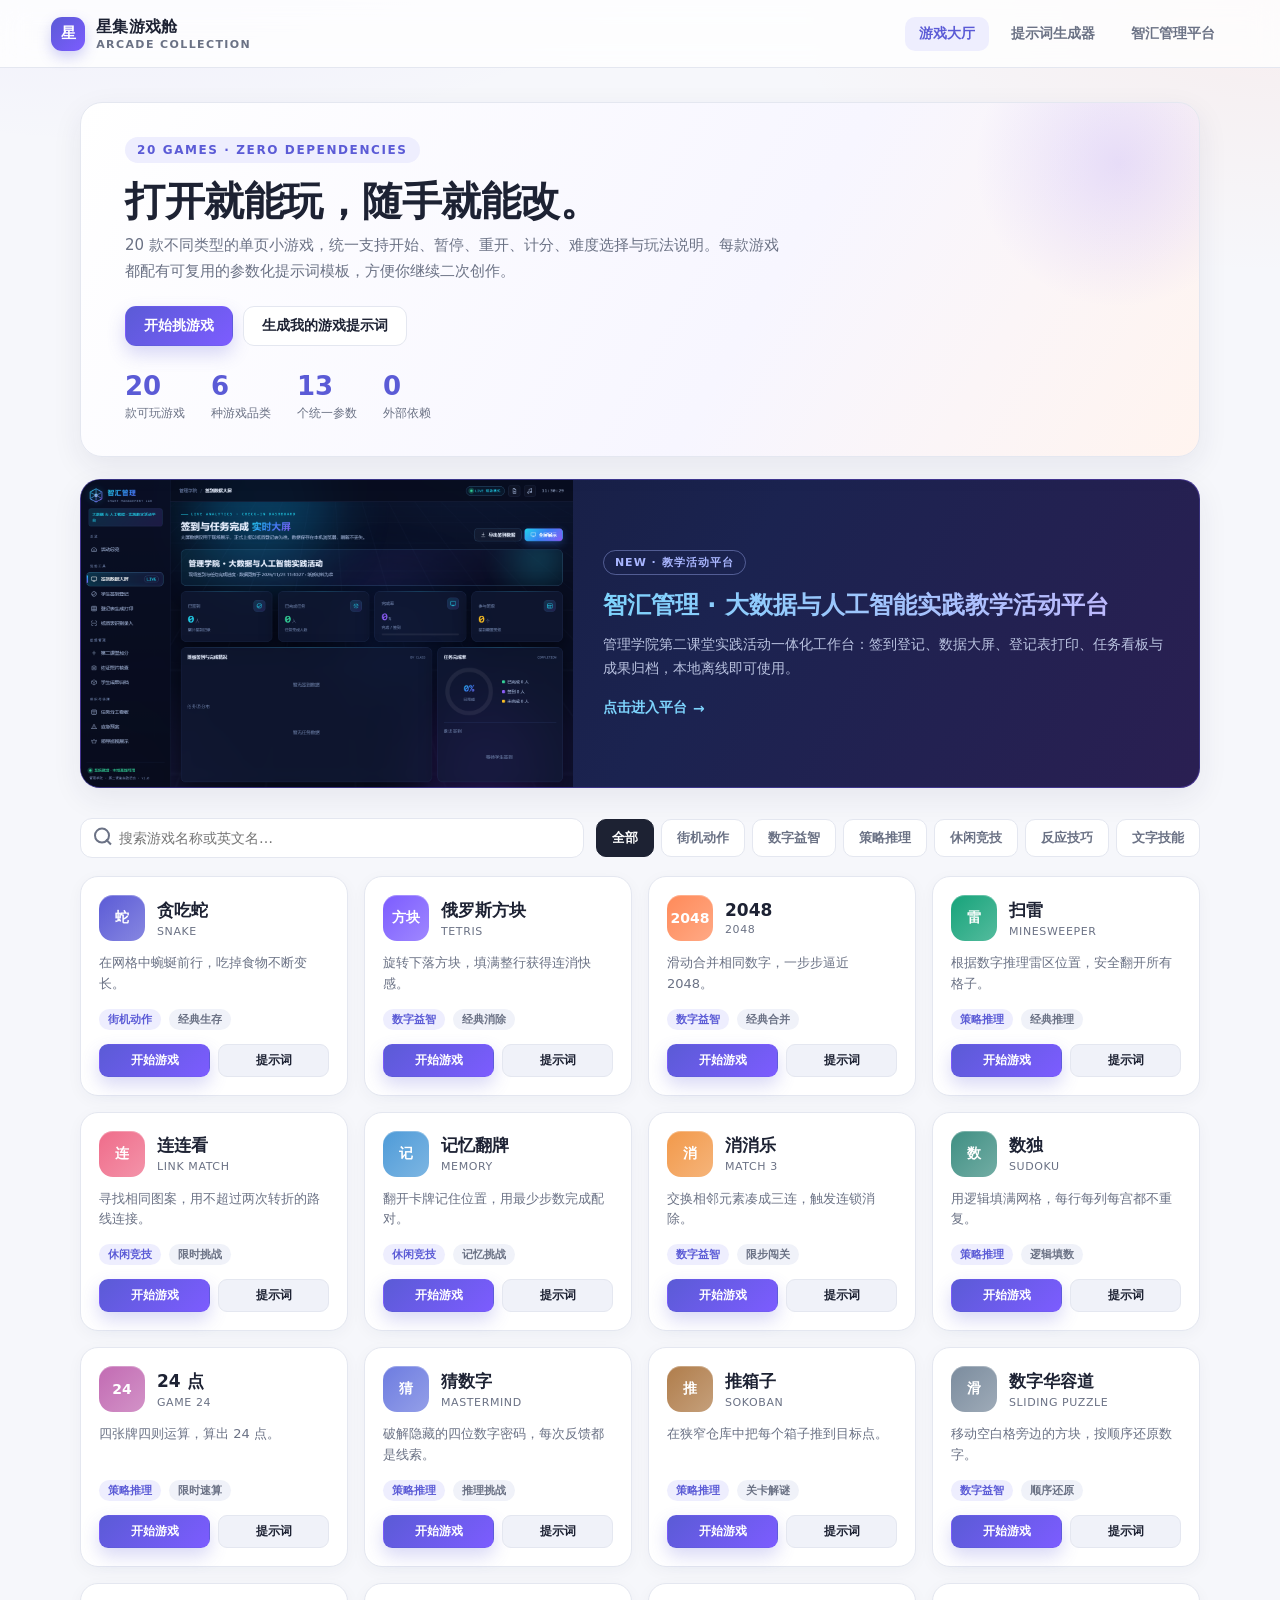
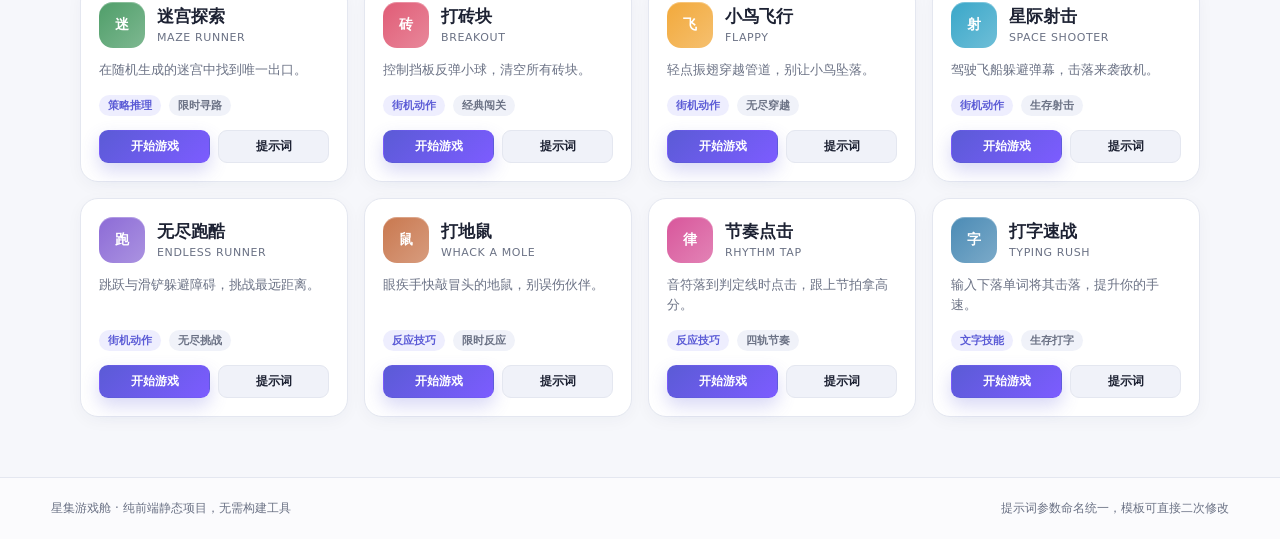
<file: index.html>
<!DOCTYPE html>
<html lang="zh-CN">
<head>
  <meta charset="UTF-8">
  <meta name="viewport" content="width=device-width, initial-scale=1, viewport-fit=cover">
  <meta name="theme-color" content="#f6f7fb">
  <title>星集游戏舱 · 20 款单页小游戏</title>
  <link rel="stylesheet" href="assets/css/common.css">
  <link rel="stylesheet" href="assets/css/hub.css">
</head>
<body>
  <header class="site-header">
    <a class="brand" href="index.html">
      <span class="brand-mark">星</span>
      <span>星集游戏舱<small>ARCADE COLLECTION</small></span>
    </a>
    <nav class="nav">
      <a class="active" href="index.html">游戏大厅</a>
      <a href="generator.html">提示词生成器</a>
      <a href="activity-site/index.html">智汇管理平台</a>
    </nav>
  </header>

  <main class="page">
    <section class="hero">
      <span class="eyebrow">20 GAMES · ZERO DEPENDENCIES</span>
      <h1>打开就能玩，随手就能改。</h1>
      <p class="lead">20 款不同类型的单页小游戏，统一支持开始、暂停、重开、计分、难度选择与玩法说明。每款游戏都配有可复用的参数化提示词模板，方便你继续二次创作。</p>
      <div class="hero-actions">
        <a class="btn btn-primary" href="#games">开始挑游戏</a>
        <a class="btn" href="generator.html">生成我的游戏提示词</a>
      </div>
      <div class="stats-row">
        <div><div class="stat-num">20</div><div class="stat-label">款可玩游戏</div></div>
        <div><div class="stat-num">6</div><div class="stat-label">种游戏品类</div></div>
        <div><div class="stat-num">13</div><div class="stat-label">个统一参数</div></div>
        <div><div class="stat-num">0</div><div class="stat-label">外部依赖</div></div>
      </div>
    </section>

    <section class="featured" aria-label="推荐项目">
      <a class="featured-card" href="activity-site/index.html">
        <div class="featured-thumb">
          <img src="activity-site/preview-desktop.png" alt="智汇管理平台预览图">
        </div>
        <div class="featured-body">
          <span class="featured-tag">NEW · 教学活动平台</span>
          <h2>智汇管理 · 大数据与人工智能实践教学活动平台</h2>
          <p>管理学院第二课堂实践活动一体化工作台：签到登记、数据大屏、登记表打印、任务看板与成果归档，本地离线即可使用。</p>
          <span class="featured-link">点击进入平台 <span aria-hidden="true">→</span></span>
        </div>
      </a>
    </section>

    <section id="games">
      <div class="toolbar">
        <div class="search"><input id="searchInput" type="text" placeholder="搜索游戏名称或英文名…" aria-label="搜索游戏"></div>
        <div class="filters" id="filters"></div>
      </div>
      <div class="game-grid" id="gameGrid"></div>
    </section>
  </main>

  <footer class="site-footer">
    <span>星集游戏舱 · 纯前端静态项目，无需构建工具</span>
    <span>提示词参数命名统一，模板可直接二次修改</span>
  </footer>

  <script src="assets/js/core/utils.js"></script>
  <script src="assets/js/core/sound.js"></script>
  <script src="assets/js/core/registry.js"></script>
  <script src="assets/js/data/games.js"></script>
  <script src="assets/js/core/app.js"></script>
</body>
</html>
</file>
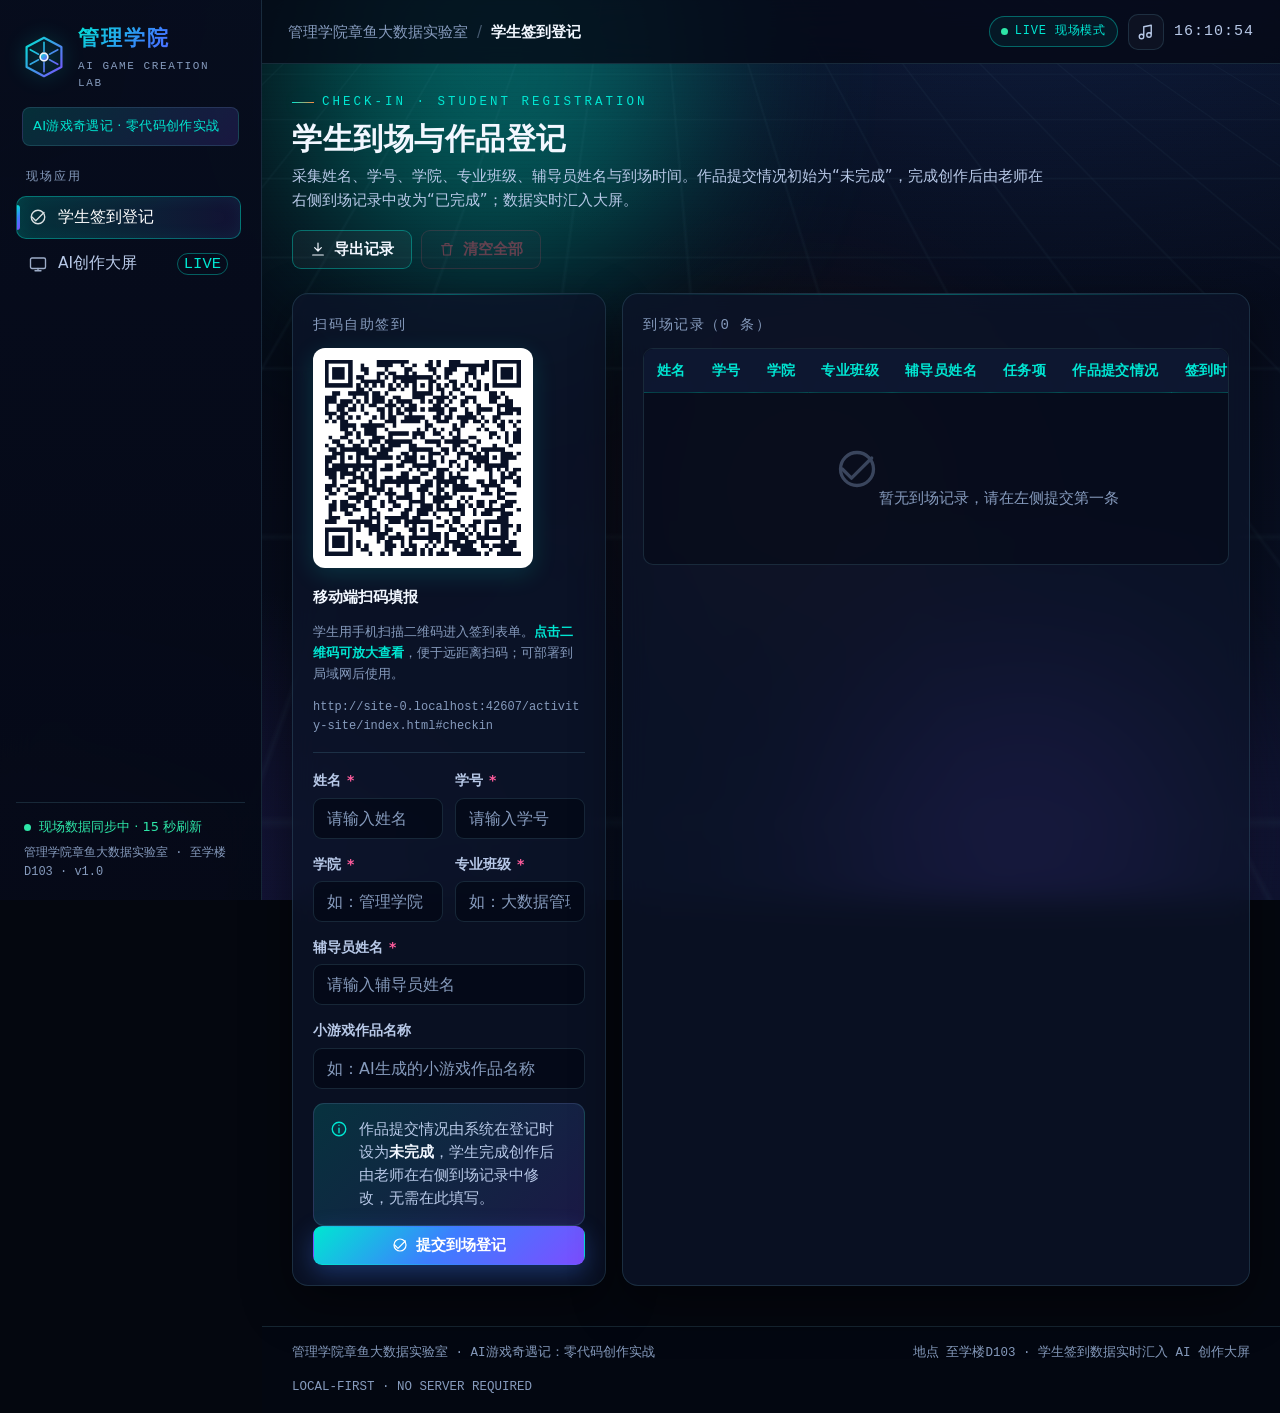
<file: activity-site/index.html>
<!DOCTYPE html>
<html lang="zh-CN">
<head>
<meta charset="UTF-8">
<meta name="viewport" content="width=device-width, initial-scale=1.0, viewport-fit=cover">
<meta name="theme-color" content="#04070f">
<title>管理学院章鱼大数据实验室 · 实验室开放日 · AI游戏奇遇记：零代码创作实战</title>
<link rel="stylesheet" href="css/style.css?v=8">
</head>
<body>
<div class="app-shell">

  <!-- 背景装饰层 -->
  <div class="bg-layer" aria-hidden="true">
    <div class="bg-grid"></div>
    <div class="bg-orb bg-orb-a"></div>
    <div class="bg-orb bg-orb-b"></div>
    <div class="bg-orb bg-orb-c"></div>
    <div class="bg-scan"></div>
  </div>

  <!-- 侧边栏 -->
  <aside class="sidebar" id="sidebar">
    <div class="brand">
      <div class="brand-mark">
        <svg viewBox="0 0 48 48" aria-hidden="true">
          <defs>
            <linearGradient id="brandGrad" x1="0" y1="0" x2="1" y2="1">
              <stop offset="0%" stop-color="#00e6d2"/>
              <stop offset="100%" stop-color="#7c4dff"/>
            </linearGradient>
          </defs>
          <path d="M24 3 43 13v22L24 45 5 35V13z" fill="none" stroke="url(#brandGrad)" stroke-width="2.4"/>
          <circle cx="24" cy="24" r="4.2" fill="url(#brandGrad)"/>
          <path d="M24 8v10M24 30v10M9 16l9 5M30 27l9 5M39 16l-9 5M18 27l-9 5" stroke="url(#brandGrad)" stroke-width="1.8" stroke-linecap="round"/>
        </svg>
      </div>
      <div class="brand-text">
        <strong>管理学院</strong>
        <span>AI GAME CREATION LAB</span>
      </div>
    </div>

    <div class="brand-sub">AI游戏奇遇记 · 零代码创作实战</div>

    <nav class="nav" id="nav" aria-label="主导航"></nav>

    <div class="sidebar-foot">
      <div class="sys-status"><span class="pulse-dot"></span><span id="sysStatusText">系统就绪 · 本地离线可用</span></div>
      <div class="sys-meta">管理学院章鱼大数据实验室 · 至学楼D103 · v1.0</div>
    </div>
  </aside>

  <!-- 主内容区 -->
  <div class="content-wrap">
    <header class="topbar">
      <button class="icon-btn menu-toggle" id="menuToggle" aria-label="展开导航">
        <svg viewBox="0 0 24 24"><path d="M4 6h16M4 12h16M4 18h16"/></svg>
      </button>
      <div class="crumb">
        <span class="crumb-root">管理学院章鱼大数据实验室</span>
        <span class="crumb-sep">/</span>
        <span id="crumbCurrent">活动总览</span>
      </div>
      <div class="topbar-actions">
        <span class="live-badge"><span class="pulse-dot"></span> LIVE 现场模式</span>
        <button class="icon-btn" id="btnMusic" title="轻音乐开关" aria-label="轻音乐开关">
          <svg viewBox="0 0 24 24"><path d="M9 18V5l10-2v13M9 18a3 3 0 1 1-6 0 3 3 0 0 1 6 0zm10-2a3 3 0 1 1-6 0 3 3 0 0 1 6 0z"/></svg>
        </button>
        <div class="clock" id="clock">--:--:--</div>
      </div>
    </header>

    <main class="main" id="app" tabindex="-1"></main>

    <footer class="footer">
      <div class="footer-l">管理学院章鱼大数据实验室 · AI游戏奇遇记：零代码创作实战</div>
      <div class="footer-c">地点 至学楼D103 · 学生签到数据实时汇入 AI 创作大屏</div>
      <div class="footer-r">LOCAL-FIRST · NO SERVER REQUIRED</div>
    </footer>
  </div>
</div>

<div class="toast-stack" id="toastStack" aria-live="polite"></div>
<div class="overlay" id="overlay"></div>

<script src="js/qrcode.min.js?v=8"></script>
<script src="js/store.js?v=8"></script>
<script src="js/ui.js?v=8"></script>
<script src="js/viz.js?v=8"></script>
<script src="js/data-source.js?v=8"></script>
<script src="js/app.js?v=8"></script>
</body>
</html>
</file>
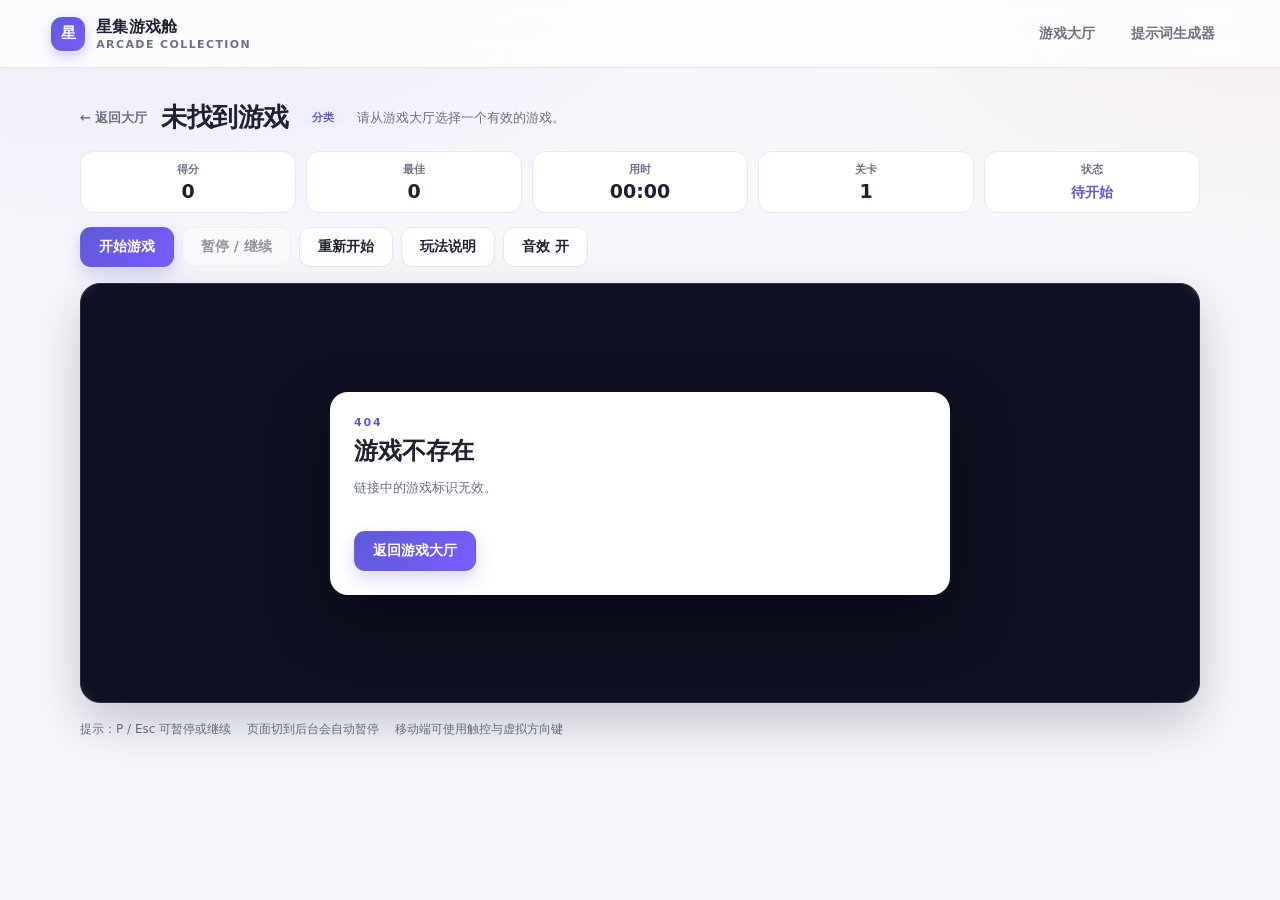
<file: game.html>
<!DOCTYPE html>
<html lang="zh-CN">
<head>
  <meta charset="UTF-8">
  <meta name="viewport" content="width=device-width, initial-scale=1, viewport-fit=cover, user-scalable=no">
  <meta name="theme-color" content="#171a2c">
  <title>游戏 · 星集游戏舱</title>
  <link rel="stylesheet" href="assets/css/common.css">
  <link rel="stylesheet" href="assets/css/game.css">
</head>
<body>
  <header class="site-header">
    <a class="brand" href="index.html">
      <span class="brand-mark">星</span>
      <span>星集游戏舱<small>ARCADE COLLECTION</small></span>
    </a>
    <nav class="nav">
      <a href="index.html">游戏大厅</a>
      <a href="generator.html">提示词生成器</a>
    </nav>
  </header>

  <main class="page">
    <div class="game-top">
      <a class="back-link" href="index.html">← 返回大厅</a>
      <h1 id="gameTitle">游戏</h1>
      <span class="tag tag-brand" id="gameCategory">分类</span>
      <span class="tagline" id="gameTagline"></span>
    </div>

    <div class="hud">
      <div class="hud-item"><span>得分</span><b id="hudScore">0</b></div>
      <div class="hud-item"><span>最佳</span><b id="hudBest">0</b></div>
      <div class="hud-item"><span id="timeLabel">用时</span><b id="hudTime">00:00</b></div>
      <div class="hud-item"><span>关卡</span><b id="hudLevel">1</b></div>
      <div class="hud-item status"><span>状态</span><b id="hudStatus">待开始</b></div>
    </div>

    <div class="controls-bar">
      <button class="btn btn-primary" id="btnStart" type="button">开始游戏</button>
      <button class="btn" id="btnPause" type="button" disabled>暂停 / 继续</button>
      <button class="btn" id="btnRestart" type="button">重新开始</button>
      <button class="btn" id="btnRules" type="button">玩法说明</button>
      <button class="btn" id="btnSound" type="button">音效 开</button>
    </div>

    <div class="game-shell" id="gameShell">
      <div class="stage" id="stage"></div>
      <div class="dpad" id="dpad" aria-label="方向控制"></div>
      <div class="toast" id="toast"></div>
      <div class="overlay" id="overlay" hidden>
        <div class="panel">
          <div class="overlay-kicker" id="overlayKicker"></div>
          <h2 id="overlayTitle"></h2>
          <div id="overlayBody"></div>
          <div class="overlay-stats" id="overlayStats" hidden></div>
          <div class="panel-actions" id="overlayActions"></div>
        </div>
      </div>
    </div>

    <div class="game-tips">
      <span>提示：P / Esc 可暂停或继续</span>
      <span>页面切到后台会自动暂停</span>
      <span>移动端可使用触控与虚拟方向键</span>
    </div>
  </main>

  <!-- 公共核心 -->
  <script src="assets/js/core/utils.js"></script>
  <script src="assets/js/core/sound.js"></script>
  <script src="assets/js/core/registry.js"></script>
  <script src="assets/js/data/games.js"></script>
  <script src="assets/js/core/game-base.js"></script>

  <!-- 20 款游戏运行逻辑 -->
  <script src="assets/js/games/game-snake.js"></script>
  <script src="assets/js/games/game-tetris.js"></script>
  <script src="assets/js/games/game-2048.js"></script>
  <script src="assets/js/games/game-minesweeper.js"></script>
  <script src="assets/js/games/game-linkmatch.js"></script>
  <script src="assets/js/games/game-memory.js"></script>
  <script src="assets/js/games/game-match3.js"></script>
  <script src="assets/js/games/game-sudoku.js"></script>
  <script src="assets/js/games/game-24.js"></script>
  <script src="assets/js/games/game-mastermind.js"></script>
  <script src="assets/js/games/game-sokoban.js"></script>
  <script src="assets/js/games/game-sliding.js"></script>
  <script src="assets/js/games/game-maze.js"></script>
  <script src="assets/js/games/game-breakout.js"></script>
  <script src="assets/js/games/game-flappy.js"></script>
  <script src="assets/js/games/game-shooter.js"></script>
  <script src="assets/js/games/game-runner.js"></script>
  <script src="assets/js/games/game-whack.js"></script>
  <script src="assets/js/games/game-rhythm.js"></script>
  <script src="assets/js/games/game-typing.js"></script>

  <!-- 启动器 -->
  <script src="assets/js/core/loader.js"></script>
</body>
</html>
</file>
<file: assets/css/common.css>
:root {
  --bg: #f6f7fb;
  --surface: #ffffff;
  --surface-2: #f0f2f9;
  --ink: #1d2233;
  --muted: #6b7285;
  --line: #e4e7f0;
  --brand: #5b5bd6;
  --brand-2: #7c5cff;
  --accent: #ff7a59;
  --good: #16a37a;
  --bad: #e05555;
  --shadow: 0 10px 30px rgba(35, 41, 80, 0.08);
  --radius: 16px;
}

* { box-sizing: border-box; }
html, body { margin: 0; padding: 0; }
body {
  font-family: "PingFang SC", "Microsoft YaHei", "Segoe UI", system-ui, sans-serif;
  color: var(--ink);
  background:
    radial-gradient(1100px 600px at 10% -10%, rgba(124, 92, 255, 0.10), transparent 60%),
    radial-gradient(900px 500px at 100% 0%, rgba(255, 122, 89, 0.08), transparent 55%),
    var(--bg);
  min-height: 100vh;
  -webkit-font-smoothing: antialiased;
}
a { color: inherit; text-decoration: none; }
button, input, select, textarea { font: inherit; color: inherit; }
button { cursor: pointer; }

.site-header {
  height: 68px;
  display: flex;
  align-items: center;
  justify-content: space-between;
  padding: 0 clamp(16px, 4vw, 52px);
  background: rgba(255, 255, 255, 0.78);
  backdrop-filter: blur(14px);
  border-bottom: 1px solid var(--line);
  position: sticky;
  top: 0;
  z-index: 20;
}
.brand { display: flex; align-items: center; gap: 11px; font-weight: 800; letter-spacing: 0.3px; }
.brand-mark {
  width: 34px; height: 34px; border-radius: 11px;
  background: linear-gradient(135deg, var(--brand), var(--brand-2));
  color: #fff; display: grid; place-items: center;
  font-size: 15px; box-shadow: 0 6px 14px rgba(91, 91, 214, 0.28);
}
.brand small { display: block; font-size: 11px; font-weight: 600; color: var(--muted); letter-spacing: 1.4px; }
.nav { display: flex; gap: 8px; align-items: center; }
.nav a {
  padding: 8px 14px; border-radius: 10px; font-size: 14px; font-weight: 600; color: var(--muted);
  transition: 0.18s ease;
}
.nav a:hover { background: var(--surface-2); color: var(--ink); }
.nav a.active { background: #eeeefe; color: var(--brand); }

.page { max-width: 1200px; margin: 0 auto; padding: 34px clamp(16px, 4vw, 40px) 60px; }
.page-head { margin-bottom: 26px; }
.eyebrow {
  display: inline-flex; align-items: center; gap: 7px;
  font-size: 12px; font-weight: 800; letter-spacing: 1.6px; color: var(--brand);
  background: #eeeefe; padding: 6px 12px; border-radius: 999px;
}
h1 { font-size: clamp(26px, 4vw, 40px); line-height: 1.2; margin: 14px 0 8px; letter-spacing: -0.5px; }
h2 { font-size: 20px; margin: 0 0 12px; }
h3 { font-size: 16px; margin: 0 0 8px; }
p { line-height: 1.7; }
.lead { color: var(--muted); font-size: 15px; max-width: 720px; margin: 0; }

.btn {
  border: 1px solid var(--line); background: var(--surface); color: var(--ink);
  padding: 10px 18px; border-radius: 11px; font-size: 14px; font-weight: 700;
  transition: transform 0.15s ease, box-shadow 0.15s ease, background 0.15s ease;
}
.btn:hover { transform: translateY(-1px); box-shadow: var(--shadow); }
.btn:active { transform: translateY(0); }
.btn:disabled { opacity: 0.45; cursor: not-allowed; transform: none; box-shadow: none; }
.btn-primary {
  background: linear-gradient(135deg, var(--brand), var(--brand-2));
  border-color: transparent; color: #fff;
  box-shadow: 0 8px 18px rgba(91, 91, 214, 0.24);
}
.btn-ghost { background: var(--surface-2); }
.btn-sm { padding: 7px 12px; font-size: 12px; border-radius: 9px; }

.card { background: var(--surface); border: 1px solid var(--line); border-radius: var(--radius); box-shadow: var(--shadow); }
.tag { display: inline-block; font-size: 11px; font-weight: 700; padding: 3px 9px; border-radius: 999px; background: var(--surface-2); color: var(--muted); }
.tag-brand { background: #eeeefe; color: var(--brand); }
.muted { color: var(--muted); }
.mono { font-family: "JetBrains Mono", "SFMono-Regular", Consolas, monospace; }

.site-footer {
  border-top: 1px solid var(--line); padding: 22px clamp(16px, 4vw, 52px);
  color: var(--muted); font-size: 12px; display: flex; justify-content: space-between; gap: 16px; flex-wrap: wrap;
  background: rgba(255, 255, 255, 0.6);
}

@media (max-width: 640px) {
  .site-header { height: 60px; }
  .nav a { padding: 7px 10px; font-size: 13px; }
  .brand small { display: none; }
}
</file>
<file: assets/css/hub.css>
.hero {
  border-radius: 22px;
  background: linear-gradient(120deg, #ffffff 0%, #f7f6ff 60%, #fff4ef 100%);
  border: 1px solid var(--line);
  padding: 34px clamp(20px, 4vw, 44px);
  box-shadow: var(--shadow);
  position: relative;
  overflow: hidden;
}
.hero::after {
  content: "";
  position: absolute; right: -70px; top: -90px; width: 300px; height: 300px;
  border-radius: 50%; background: radial-gradient(circle, rgba(124,92,255,.16), transparent 68%);
}
.hero h1 { max-width: 620px; position: relative; z-index: 1; }
.hero .lead { max-width: 660px; position: relative; z-index: 1; }
.hero-actions { display: flex; gap: 10px; margin-top: 22px; flex-wrap: wrap; position: relative; z-index: 1; }
.stats-row { display: flex; gap: 26px; margin-top: 26px; flex-wrap: wrap; position: relative; z-index: 1; }
.stat-num { font-size: 26px; font-weight: 800; color: var(--brand); line-height: 1.1; }
.stat-label { font-size: 12px; color: var(--muted); margin-top: 4px; }

.toolbar {
  display: flex; gap: 12px; align-items: center; flex-wrap: wrap;
  margin: 30px 0 18px;
}
.search {
  flex: 1; min-width: 220px; position: relative;
}
.search input {
  width: 100%; padding: 11px 14px 11px 38px; border: 1px solid var(--line);
  border-radius: 12px; background: var(--surface); outline: none; font-size: 14px;
}
.search input:focus { border-color: var(--brand); box-shadow: 0 0 0 3px rgba(91,91,214,.10); }
.search::before {
  content: ""; position: absolute; left: 14px; top: 50%; width: 12px; height: 12px;
  border: 2px solid var(--muted); border-radius: 50%; transform: translateY(-65%);
}
.search::after {
  content: ""; position: absolute; left: 25px; top: 58%; width: 7px; height: 2px;
  background: var(--muted); transform: rotate(45deg);
}
.filters { display: flex; gap: 7px; flex-wrap: wrap; }
.filter-btn {
  border: 1px solid var(--line); background: var(--surface); color: var(--muted);
  padding: 9px 15px; border-radius: 10px; font-size: 13px; font-weight: 700;
}
.filter-btn:hover { color: var(--ink); }
.filter-btn.active { background: var(--ink); border-color: var(--ink); color: #fff; }

.game-grid {
  display: grid; grid-template-columns: repeat(auto-fill, minmax(255px, 1fr)); gap: 16px;
}
.game-card {
  background: var(--surface); border: 1px solid var(--line); border-radius: 18px;
  padding: 18px; box-shadow: 0 4px 16px rgba(35,41,80,.04);
  transition: transform .2s ease, box-shadow .2s ease, border-color .2s ease;
  display: flex; flex-direction: column; min-height: 184px;
}
.game-card:hover { transform: translateY(-4px); box-shadow: var(--shadow); border-color: #d8d9f5; }
.game-card-top { display: flex; align-items: center; gap: 12px; margin-bottom: 12px; }
.game-icon {
  width: 46px; height: 46px; border-radius: 14px; flex: 0 0 46px;
  display: grid; place-items: center; color: #fff; font-weight: 800; font-size: 14px;
  box-shadow: inset 0 1px 0 rgba(255,255,255,.28);
}
.game-card h3 { margin: 0 0 3px; font-size: 17px; }
.game-card .en { font-size: 11px; color: var(--muted); letter-spacing: .6px; }
.game-card .tagline { font-size: 13px; color: var(--muted); line-height: 1.6; flex: 1; }
.game-card-bottom { display: flex; align-items: center; gap: 8px; margin-top: 14px; }
.game-card-bottom .btn { flex: 1; text-align: center; }
.empty { padding: 48px; text-align: center; color: var(--muted); grid-column: 1 / -1; }

/* 推荐项目：智汇管理教学活动平台 */
.featured { margin-top: 22px; }
.featured-card {
  display: flex;
  gap: 0;
  align-items: stretch;
  background: linear-gradient(120deg, #121a35 0%, #1b2350 55%, #2a1f52 100%);
  border: 1px solid rgba(124, 92, 255, 0.35);
  border-radius: 20px;
  overflow: hidden;
  box-shadow: var(--shadow);
  transition: transform .2s ease, box-shadow .2s ease;
}
.featured-card:hover {
  transform: translateY(-2px);
  box-shadow: 0 16px 40px rgba(35, 41, 80, 0.22);
}
.featured-thumb {
  flex: 0 0 44%;
  min-height: 210px;
  background: #0a1024;
  display: flex;
  align-items: center;
  justify-content: center;
  overflow: hidden;
}
.featured-thumb img {
  width: 100%;
  height: 100%;
  object-fit: cover;
  object-position: top left;
  display: block;
}
.featured-body {
  flex: 1;
  padding: 26px 30px;
  display: flex;
  flex-direction: column;
  justify-content: center;
  color: #eef1ff;
}
.featured-tag {
  align-self: flex-start;
  font-size: 11px;
  font-weight: 800;
  letter-spacing: 1px;
  color: #a9b6ff;
  border: 1px solid rgba(169, 182, 255, 0.4);
  border-radius: 999px;
  padding: 4px 11px;
  margin-bottom: 14px;
}
.featured-body h2 {
  margin: 0 0 10px;
  font-size: clamp(18px, 2.2vw, 24px);
  line-height: 1.35;
  background: linear-gradient(90deg, #7dd3fc, #c4b5fd);
  -webkit-background-clip: text;
  background-clip: text;
  color: transparent;
}
.featured-body p {
  margin: 0;
  font-size: 14px;
  line-height: 1.75;
  color: #b9c2e0;
}
.featured-link {
  margin-top: 18px;
  display: inline-flex;
  align-items: center;
  gap: 6px;
  align-self: flex-start;
  font-size: 14px;
  font-weight: 700;
  color: #7dd3fc;
}
.featured-link span { transition: transform .2s ease; }
.featured-card:hover .featured-link span { transform: translateX(4px); }

@media (max-width: 760px) {
  .featured-card { flex-direction: column; }
  .featured-thumb { flex: none; min-height: 0; height: 180px; }
  .featured-body { padding: 22px; }
}
</file>
<file: activity-site/css/style.css>
/* ============================================================
   智汇管理 · 实践教学活动平台  |  设计系统
   风格：科技 / 炫酷 / 时尚  ·  暗色霓虹 + 玻璃拟态
   ============================================================ */

:root{
  --bg:#04070f;
  --bg-2:#091126;
  --panel:rgba(12,20,42,.76);
  --panel-solid:#0d1832;
  --panel-2:rgba(18,30,60,.70);
  --line:rgba(120,200,220,.16);
  --line-strong:rgba(0,230,210,.38);
  --txt:#f2f7ff;
  --txt-2:#b8c9e8;
  --txt-3:#869bbd;
  --cyan:#00e6d2;
  --blue:#3d7dff;
  --purple:#7c4dff;
  --pink:#ff5c9d;
  --green:#2ee6a8;
  --amber:#ff8a3d;
  --red:#ff5470;
  --grad:linear-gradient(135deg,#00e6d2 0%,#3d7dff 48%,#7c4dff 100%);
  --grad-soft:linear-gradient(135deg,rgba(0,230,210,.16),rgba(124,77,255,.16));
  --shadow:0 18px 50px rgba(0,0,0,.46);
  --glow:0 0 22px rgba(0,230,210,.30);
  --r:16px;
  --r-sm:10px;
  --sidebar-w:262px;
  --font:"PingFang SC","Microsoft YaHei","Segoe UI",system-ui,-apple-system,sans-serif;
  --mono:"SFMono-Regular",Consolas,"Roboto Mono",monospace;
}

*,*::before,*::after{box-sizing:border-box}
html{scroll-behavior:smooth}
body{
  margin:0;font-family:var(--font);color:var(--txt);background:var(--bg);
  -webkit-font-smoothing:antialiased;overflow-x:hidden;font-size:16px;line-height:1.6;
}
button,input,select,textarea{font-family:inherit;font-size:inherit;color:inherit}
button{cursor:pointer}
a{color:var(--cyan);text-decoration:none}
svg{width:100%;height:100%;fill:none;stroke:currentColor;stroke-width:1.8;stroke-linecap:round;stroke-linejoin:round}
::-webkit-scrollbar{width:9px;height:9px}
::-webkit-scrollbar-track{background:rgba(255,255,255,.03)}
::-webkit-scrollbar-thumb{background:linear-gradient(180deg,rgba(0,230,210,.5),rgba(124,77,255,.5));border-radius:9px}

/* ---------- 背景 ---------- */
.bg-layer{position:fixed;inset:0;z-index:0;pointer-events:none;overflow:hidden;background:
  radial-gradient(1200px 700px at 80% -10%,rgba(61,125,255,.20),transparent 60%),
  radial-gradient(900px 600px at 0% 100%,rgba(124,77,255,.18),transparent 60%),
  linear-gradient(160deg,#04070f 0%,#060b1a 45%,#091126 100%)}
.bg-grid{position:absolute;inset:-50%;background-image:
  linear-gradient(rgba(120,200,220,.065) 1px,transparent 1px),
  linear-gradient(90deg,rgba(120,200,220,.065) 1px,transparent 1px);
  background-size:52px 52px;transform:perspective(600px) rotateX(58deg) scale(1.6);
  transform-origin:center 30%;animation:gridMove 26s linear infinite;opacity:.55}
@keyframes gridMove{from{background-position:0 0}to{background-position:0 52px}}
.bg-orb{position:absolute;border-radius:50%;filter:blur(90px);opacity:.42;animation:float 18s ease-in-out infinite alternate}
.bg-orb-a{width:420px;height:420px;background:#00c9b8;top:-140px;left:22%}
.bg-orb-b{width:360px;height:360px;background:#7c4dff;bottom:-120px;right:6%;animation-delay:-6s}
.bg-orb-c{width:280px;height:280px;background:#ff6a3d;top:38%;left:52%;animation-delay:-11s;opacity:.12}
@keyframes float{from{transform:translate3d(0,0,0) scale(1)}to{transform:translate3d(40px,-50px,0) scale(1.15)}}
.bg-scan{position:absolute;inset:0;background:repeating-linear-gradient(0deg,transparent 0 3px,rgba(0,0,0,.08) 3px 4px);opacity:.35}

/* ---------- 布局 ---------- */
.app-shell{position:relative;z-index:1;min-height:100vh;display:flex}
.sidebar{
  width:var(--sidebar-w);flex:0 0 var(--sidebar-w);position:sticky;top:0;height:100vh;
  display:flex;flex-direction:column;padding:22px 16px 16px;
  background:linear-gradient(180deg,rgba(7,13,30,.95),rgba(5,9,22,.95));
  border-right:1px solid var(--line);backdrop-filter:blur(18px);z-index:40;
}
.content-wrap{flex:1;min-width:0;display:flex;flex-direction:column;min-height:100vh}

/* ---------- 品牌 ---------- */
.brand{display:flex;align-items:center;gap:12px;padding:0 6px 14px}
.brand-mark{width:44px;height:44px;flex:0 0 44px;filter:drop-shadow(0 0 10px rgba(0,230,210,.4))}
.brand-text strong{display:block;font-size:21px;letter-spacing:2px;background:var(--grad);-webkit-background-clip:text;background-clip:text;color:transparent;font-weight:800}
.brand-text span{display:block;font-size:11px;letter-spacing:1.6px;color:var(--txt-3);margin-top:2px;font-family:var(--mono)}
.brand-sub{margin:0 6px 16px;padding:8px 10px;font-size:13px;color:var(--cyan);background:var(--grad-soft);border:1px solid var(--line);border-radius:8px;letter-spacing:.3px}

/* ---------- 导航 ---------- */
.nav{flex:1;overflow-y:auto;padding-right:4px}
.nav-group{margin-bottom:16px}
.nav-group-title{font-size:12px;letter-spacing:2px;color:var(--txt-3);padding:6px 10px;font-family:var(--mono);text-transform:uppercase}
.nav-item{
  display:flex;align-items:center;gap:11px;width:100%;padding:10px 12px;margin:3px 0;
  border:1px solid transparent;border-radius:10px;background:transparent;color:var(--txt-2);
  text-align:left;transition:.22s ease;position:relative;overflow:hidden;
}
.nav-item svg{width:18px;height:18px;flex:0 0 18px;opacity:.85}
.nav-item span{font-size:15.5px;white-space:nowrap;overflow:hidden;text-overflow:ellipsis}
.nav-item:hover{color:var(--txt);background:rgba(120,200,220,.09);transform:translateX(3px)}
.nav-item.active{
  color:#fff;border-color:var(--line-strong);
  background:linear-gradient(90deg,rgba(0,230,210,.18),rgba(124,77,255,.10));
  box-shadow:inset 0 0 18px rgba(0,230,210,.08);
}
.nav-item.active::before{content:"";position:absolute;left:0;top:20%;height:60%;width:3px;border-radius:0 3px 3px 0;background:var(--grad);box-shadow:var(--glow)}
.nav-badge{margin-left:auto;font-size:11px;font-family:var(--mono);color:var(--cyan);border:1px solid var(--line-strong);border-radius:20px;padding:1px 6px}

.sidebar-foot{border-top:1px solid var(--line);padding:14px 8px 2px;font-size:13px;color:var(--txt-3)}
.sys-status{display:flex;align-items:center;gap:8px;color:var(--green)}
.sys-meta{margin-top:6px;font-family:var(--mono);font-size:12px}
.pulse-dot{width:7px;height:7px;border-radius:50%;background:var(--green);box-shadow:0 0 0 0 rgba(46,230,168,.6);animation:pulse 2s infinite;display:inline-block;flex:0 0 7px}
@keyframes pulse{70%{box-shadow:0 0 0 9px rgba(46,230,168,0)}100%{box-shadow:0 0 0 0 rgba(46,230,168,0)}}

/* ---------- 顶栏 ---------- */
.topbar{
  height:64px;flex:0 0 64px;position:sticky;top:0;z-index:30;display:flex;align-items:center;gap:14px;
  padding:0 26px;border-bottom:1px solid var(--line);
  background:rgba(5,9,22,.82);backdrop-filter:blur(16px);
}
.crumb{display:flex;align-items:center;gap:9px;font-size:15px;color:var(--txt-2)}
.crumb-root{color:var(--txt-3)}
.crumb-sep{color:var(--txt-3);opacity:.5}
#crumbCurrent{color:var(--txt);font-weight:600}
.topbar-actions{margin-left:auto;display:flex;align-items:center;gap:10px}
.live-badge{display:flex;align-items:center;gap:7px;font-family:var(--mono);font-size:12px;letter-spacing:.8px;color:var(--cyan);border:1px solid var(--line-strong);border-radius:30px;padding:5px 11px;background:rgba(0,230,210,.06)}
.icon-btn{
  width:36px;height:36px;display:grid;place-items:center;border-radius:10px;border:1px solid var(--line);
  background:rgba(255,255,255,.03);color:var(--txt-2);transition:.2s;padding:8px;
}
.icon-btn:hover{color:var(--cyan);border-color:var(--line-strong);background:rgba(0,230,210,.1);transform:translateY(-1px)}
.icon-btn.on{color:#04121f;background:var(--cyan);border-color:var(--cyan);box-shadow:var(--glow)}
.menu-toggle{display:none}
.clock{font-family:var(--mono);font-size:15px;color:var(--txt-2);letter-spacing:1px;min-width:72px;text-align:right}

/* ---------- 主区 ---------- */
.main{flex:1;padding:28px 30px 40px;max-width:1680px;width:100%;margin:0 auto;outline:none}
.page-head{display:flex;align-items:flex-end;justify-content:space-between;gap:18px;margin-bottom:24px;flex-wrap:wrap}
.eyebrow{font-family:var(--mono);font-size:12.5px;letter-spacing:3px;color:var(--cyan);text-transform:uppercase;display:flex;align-items:center;gap:8px}
.eyebrow::before{content:"";width:22px;height:1px;background:linear-gradient(90deg,var(--cyan),var(--amber));box-shadow:var(--glow)}
.page-title{font-size:30px;font-weight:800;letter-spacing:.5px;margin:8px 0 6px;line-height:1.25}
.page-title em{font-style:normal;background:var(--grad);-webkit-background-clip:text;background-clip:text;color:transparent}
.page-desc{color:var(--txt-2);font-size:15px;max-width:760px;margin:0}
.page-actions{display:flex;gap:9px;flex-wrap:wrap}

/* ---------- 卡片 / 网格 ---------- */
.card{
  background:var(--panel);border:1px solid var(--line);border-radius:var(--r);
  backdrop-filter:blur(14px);box-shadow:var(--shadow);position:relative;overflow:hidden;
  transition:transform .25s ease,border-color .25s ease,box-shadow .25s ease;
}
.card::after{content:"";position:absolute;inset:0 0 auto 0;height:1px;background:linear-gradient(90deg,transparent,rgba(0,230,210,.5),transparent);opacity:.7}
.card:hover{border-color:var(--line-strong);transform:translateY(-3px);box-shadow:0 22px 60px rgba(0,0,0,.5),0 0 22px rgba(0,230,210,.07)}
.card-pad{padding:20px}
.grid{display:grid;gap:16px}
.g2{grid-template-columns:repeat(2,minmax(0,1fr))}
.g3{grid-template-columns:repeat(3,minmax(0,1fr))}
.g4{grid-template-columns:repeat(4,minmax(0,1fr))}
.g-2-1{grid-template-columns:2fr 1fr}
.g-1-2{grid-template-columns:1fr 2fr}
.mt16{margin-top:16px}.mt20{margin-top:20px}.mt24{margin-top:24px}

/* ---------- 按钮 ---------- */
.btn{
  display:inline-flex;align-items:center;justify-content:center;gap:8px;padding:9px 17px;border-radius:9px;
  border:1px solid var(--line-strong);background:rgba(255,255,255,.04);color:var(--txt);
  font-size:15px;font-weight:600;transition:.2s;white-space:nowrap;
}
.btn svg{width:16px;height:16px}
.btn:hover{transform:translateY(-2px);background:rgba(0,230,210,.12);border-color:var(--cyan);box-shadow:var(--glow)}
.btn.primary{background:var(--grad);border-color:transparent;color:#fff;box-shadow:0 8px 24px rgba(61,125,255,.32)}
.btn.primary:hover{filter:brightness(1.14);box-shadow:0 10px 30px rgba(61,125,255,.5)}
.btn.ghost{background:transparent;border-color:var(--line);color:var(--txt-2)}
.btn.danger{border-color:rgba(255,84,112,.4);color:var(--red);background:rgba(255,84,112,.07)}
.btn.sm{padding:6px 11px;font-size:14px;border-radius:7px}
.btn.block{width:100%}

/* ---------- 统计卡 ---------- */
.stat{padding:18px 20px;display:flex;flex-direction:column;gap:6px;min-height:120px;justify-content:center}
.stat-top{display:flex;align-items:center;justify-content:space-between;color:var(--txt-3);font-size:14px}
.stat-icon{width:34px;height:34px;border-radius:9px;background:var(--grad-soft);border:1px solid var(--line);padding:7px;color:var(--cyan)}
.stat-val{font-family:var(--mono);font-size:34px;font-weight:700;line-height:1;letter-spacing:-1px}
.stat-val small{font-size:15px;color:var(--txt-3);margin-left:4px;font-weight:400}
.stat-foot{font-size:13px;color:var(--txt-3)}
.stat.a .stat-val{color:var(--cyan)}.stat.b .stat-val{color:var(--purple)}
.stat.c .stat-val{color:var(--green)}.stat.d .stat-val{color:var(--amber)}
.bar-track{height:5px;border-radius:6px;background:rgba(255,255,255,.07);overflow:hidden;margin-top:4px}
.bar-fill{height:100%;border-radius:6px;background:var(--grad);width:0;transition:width .9s cubic-bezier(.2,.8,.2,1)}

/* ---------- 表单 ---------- */
.field{display:flex;flex-direction:column;gap:6px;margin-bottom:14px}
.field label{font-size:14px;color:var(--txt-2);font-weight:600;display:flex;gap:6px;align-items:center}
.field label .req{color:var(--pink)}
.input,select.input,textarea.input{
  width:100%;padding:10px 13px;border-radius:9px;border:1px solid var(--line);
  background:rgba(4,8,20,.70);color:var(--txt);outline:none;transition:.2s;
}
.input:focus{border-color:var(--cyan);box-shadow:0 0 0 3px rgba(0,230,210,.1)}
.input::placeholder{color:var(--txt-3)}
textarea.input{min-height:88px;resize:vertical}
.field-row{display:grid;grid-template-columns:1fr 1fr;gap:12px}
.hint{font-size:13px;color:var(--txt-3)}
.seg{display:flex;gap:6px;flex-wrap:wrap}
.seg button{padding:8px 14px;border-radius:8px;border:1px solid var(--line);background:rgba(255,255,255,.03);color:var(--txt-2);font-size:14.5px;transition:.2s}
.seg button.on{background:var(--grad);border-color:transparent;color:#fff;box-shadow:var(--glow)}

/* ---------- 表格 ---------- */
.table-wrap{overflow:auto;border-radius:var(--r-sm);border:1px solid var(--line);background:rgba(4,8,20,.50)}
table{width:100%;border-collapse:collapse;font-size:14.5px;min-width:640px}
thead th{position:sticky;top:0;background:rgba(14,24,50,.97);backdrop-filter:blur(8px);color:var(--cyan);font-weight:700;text-align:left;padding:11px 13px;white-space:nowrap;border-bottom:1px solid var(--line-strong);font-size:13.5px;letter-spacing:.4px}
tbody td{padding:10px 13px;border-bottom:1px solid rgba(120,200,220,.09);color:var(--txt-2);vertical-align:middle}
tbody tr{transition:.16s}
tbody tr:hover{background:rgba(0,230,210,.05)}
tbody tr:last-child td{border-bottom:none}
.tag{display:inline-flex;align-items:center;gap:5px;padding:3px 9px;border-radius:20px;font-size:13px;border:1px solid var(--line);background:rgba(255,255,255,.04);white-space:nowrap}
.tag.ok{color:var(--green);border-color:rgba(46,230,168,.35);background:rgba(46,230,168,.09)}
.tag.warn{color:var(--amber);border-color:rgba(255,138,61,.35);background:rgba(255,138,61,.09)}
.tag.bad{color:var(--red);border-color:rgba(255,84,112,.35);background:rgba(255,84,112,.09)}
.tag.info{color:var(--cyan);border-color:var(--line-strong);background:rgba(0,230,210,.08)}
.tag.pp{color:#c4b5fd;border-color:rgba(124,77,255,.4);background:rgba(124,77,255,.1)}
.mono{font-family:var(--mono)}
.empty{padding:44px 16px;text-align:center;color:var(--txt-3);font-size:15px}
.empty svg{width:44px;height:44px;margin:0 auto 12px;opacity:.4}

/* ---------- 大屏可视化 ---------- */
.dash-hero{
  padding:22px;border-radius:var(--r);border:1px solid var(--line-strong);
  background:linear-gradient(135deg,rgba(0,230,210,.09),rgba(124,77,255,.07) 55%,rgba(4,8,20,.48));
  position:relative;overflow:hidden;
}
.dash-hero::before{content:"";position:absolute;width:300px;height:300px;right:-80px;top:-120px;border-radius:50%;background:radial-gradient(circle,rgba(0,230,210,.22),transparent 70%);filter:blur(20px)}
.dash-hero h2{margin:0;font-size:24px;letter-spacing:1px}
.dash-hero p{margin:6px 0 0;color:var(--txt-2);font-size:14.5px}
.chart-box{padding:18px;height:100%}
.chart-title{display:flex;align-items:center;justify-content:space-between;font-size:15px;font-weight:700;margin-bottom:16px}
.chart-title small{font-family:var(--mono);font-size:12px;color:var(--txt-3);font-weight:400}
.donut-wrap{display:flex;align-items:center;gap:22px;flex-wrap:wrap}
.donut{width:148px;height:148px;flex:0 0 148px;position:relative}
.donut svg{transform:rotate(-90deg)}
.donut circle{fill:none;stroke-width:12}
.donut .track{stroke:rgba(255,255,255,.07)}
.donut .val{stroke:url(#donutGrad);stroke-linecap:round;transition:stroke-dashoffset 1s cubic-bezier(.2,.8,.2,1)}
.donut-center{position:absolute;inset:0;display:grid;place-content:center;text-align:center}
.donut-center b{font-family:var(--mono);font-size:30px;background:var(--grad);-webkit-background-clip:text;background-clip:text;color:transparent}
.donut-center span{font-size:13px;color:var(--txt-3)}
.legend{display:flex;flex-direction:column;gap:9px;font-size:14px;color:var(--txt-2)}
.legend i{width:9px;height:9px;border-radius:3px;display:inline-block;margin-right:7px}
.bars{display:flex;flex-direction:column;gap:13px}
.bar-row{display:grid;grid-template-columns:78px 1fr 42px;gap:10px;align-items:center;font-size:14px}
.bar-row .bg{height:11px;border-radius:6px;background:rgba(255,255,255,.06);overflow:hidden}
.bar-row .bf{height:100%;border-radius:6px;transition:width .9s;background:linear-gradient(90deg,#00e6d2,#7c4dff)}
.bar-row .bn{text-align:right;font-family:var(--mono);color:var(--txt-2)}
.live-list{display:flex;flex-direction:column;gap:8px;max-height:330px;overflow:auto;padding-right:4px}
.live-item{display:flex;align-items:center;gap:11px;padding:10px 12px;border-radius:10px;background:rgba(255,255,255,.035);border:1px solid var(--line);animation:slideIn .35s ease both}
@keyframes slideIn{from{opacity:0;transform:translateX(-12px)}to{opacity:1;transform:none}}
.avatar{width:34px;height:34px;flex:0 0 34px;border-radius:9px;display:grid;place-items:center;font-family:var(--mono);font-size:14px;font-weight:700;background:var(--grad);color:#fff}
.live-item .who{flex:1;min-width:0}
.live-item .who b{display:block;font-size:15px}
.live-item .who span{font-size:13px;color:var(--txt-3);font-family:var(--mono)}
.live-item time{font-family:var(--mono);font-size:13px;color:var(--txt-3)}

/* ---------- 进展时间线 / 看板 ---------- */
.timeline{position:relative;padding-left:26px}
.timeline::before{content:"";position:absolute;left:8px;top:6px;bottom:6px;width:2px;background:linear-gradient(180deg,var(--cyan),var(--purple),transparent)}
.tl-item{position:relative;padding:0 0 20px 8px}
.tl-item::before{content:"";position:absolute;left:-22px;top:5px;width:11px;height:11px;border-radius:50%;background:var(--bg);border:2px solid var(--cyan);box-shadow:0 0 0 4px rgba(0,230,210,.1)}
.tl-item.done::before{background:var(--green);border-color:var(--green)}
.tl-item h4{margin:0 0 4px;font-size:15.5px}
.tl-item p{margin:0;font-size:14px;color:var(--txt-3)}

.kb-col{background:rgba(4,8,20,.48);border:1px solid var(--line);border-radius:12px;padding:12px;min-height:200px}
.kb-col h4{margin:0 0 12px;font-size:14px;color:var(--txt-2);display:flex;justify-content:space-between;align-items:center}
.kb-card{background:var(--panel-2);border:1px solid var(--line);border-radius:9px;padding:11px 12px;margin-bottom:9px;transition:.2s}
.kb-card:hover{border-color:var(--line-strong);transform:translateY(-2px)}
.kb-card b{font-size:14.5px;display:block;margin-bottom:6px}
.kb-card p{font-size:13px;color:var(--txt-3);margin:0 0 8px}
.kb-meta{display:flex;justify-content:space-between;align-items:center;font-size:12px;color:var(--txt-3)}
.kb-actions{display:flex;gap:5px;margin-top:8px}

/* ---------- 提示 / 总结 ---------- */
.notice{padding:14px 16px;border-radius:11px;border:1px solid var(--line);background:var(--grad-soft);font-size:14.5px;color:var(--txt-2);display:flex;gap:11px;align-items:flex-start}
.notice svg{width:18px;height:18px;flex:0 0 18px;color:var(--cyan);margin-top:2px}
.notice.warn{background:rgba(255,138,61,.08);border-color:rgba(255,138,61,.3)}
.notice.warn svg{color:var(--amber)}
.notice b{color:var(--txt)}
.kv{display:grid;grid-template-columns:auto 1fr;gap:8px 16px;font-size:14.5px}
.kv dt{color:var(--txt-3)}
.kv dd{margin:0;color:var(--txt-2)}
.divider{height:1px;background:var(--line);margin:16px 0}

/* ---------- 快捷入口卡 ---------- */
.launch{display:block;text-align:left;padding:20px;cursor:pointer;color:inherit}
.launch .li{width:42px;height:42px;border-radius:11px;background:var(--grad-soft);border:1px solid var(--line-strong);padding:9px;color:var(--cyan);margin-bottom:14px}
.launch h3{margin:0 0 6px;font-size:17px}
.launch p{margin:0;font-size:14px;color:var(--txt-3);line-height:1.65}
.launch .go{margin-top:14px;font-family:var(--mono);font-size:13px;color:var(--cyan);display:flex;align-items:center;gap:6px;transition:.2s}
.launch:hover .go{transform:translateX(5px)}

/* ---------- 照片墙 ---------- */
.photo-grid{display:grid;grid-template-columns:repeat(auto-fill,minmax(150px,1fr));gap:12px}
.photo-item{border:1px solid var(--line);border-radius:11px;overflow:hidden;background:rgba(6,10,24,.5);transition:.2s}
.photo-item:hover{border-color:var(--cyan);transform:translateY(-3px)}
.photo-thumb{aspect-ratio:4/3;background:linear-gradient(135deg,rgba(0,230,210,.12),rgba(124,77,255,.12));display:grid;place-items:center;color:var(--txt-3);font-size:13px;overflow:hidden}
.photo-thumb img{width:100%;height:100%;object-fit:cover}
.photo-meta{padding:9px 10px;font-size:13px}
.photo-meta b{display:block;font-size:14px}
.photo-meta span{color:var(--txt-3);font-family:var(--mono)}

/* ----------  toast ---------- */
.toast-stack{position:fixed;right:20px;bottom:20px;z-index:100;display:flex;flex-direction:column;gap:10px}
.toast{min-width:240px;max-width:380px;padding:12px 16px;border-radius:11px;background:rgba(8,14,32,.97);border:1px solid var(--line-strong);box-shadow:var(--shadow);font-size:15px;animation:toastIn .3s ease both;backdrop-filter:blur(12px)}
.toast.ok{border-left:3px solid var(--green)}
.toast.err{border-left:3px solid var(--red)}
.toast.info{border-left:3px solid var(--cyan)}
@keyframes toastIn{from{opacity:0;transform:translateY(16px) scale(.96)}to{opacity:1;transform:none}}

/* ---------- 签到记录管理：二次确认弹窗 ---------- */
.record-head{display:flex;align-items:center;justify-content:space-between;gap:12px;flex-wrap:wrap;margin-bottom:12px}
.record-hint{font-size:13px;color:var(--txt-3)}
.btn.danger-solid{background:linear-gradient(135deg,#ff5470,#ff8a3d);border-color:transparent;color:#fff;box-shadow:0 8px 24px rgba(255,84,112,.28)}
.btn.danger-solid:hover{filter:brightness(1.12);box-shadow:0 10px 30px rgba(255,84,112,.45)}
.btn:disabled{opacity:.38;cursor:not-allowed;transform:none!important;box-shadow:none!important;filter:none}
.confirm-mask{position:fixed;inset:0;z-index:80;display:flex;align-items:center;justify-content:center;padding:20px;background:rgba(1,4,12,.72);backdrop-filter:blur(5px);opacity:0;transition:opacity .18s ease}
.confirm-mask.show{opacity:1}
.confirm-box{width:min(420px,100%);background:linear-gradient(160deg,rgba(14,22,44,.98),rgba(7,11,26,.98));border:1px solid var(--line-strong);border-radius:16px;box-shadow:0 24px 70px rgba(0,0,0,.55);padding:24px 24px 20px;transform:translateY(14px) scale(.97);transition:transform .2s cubic-bezier(.2,.8,.2,1)}
.confirm-mask.show .confirm-box{transform:none}
.confirm-ico{width:46px;height:46px;border-radius:12px;display:flex;align-items:center;justify-content:center;margin-bottom:14px;background:rgba(61,125,255,.12);border:1px solid rgba(61,125,255,.35);color:var(--cyan)}
.confirm-ico.danger{background:rgba(255,84,112,.12);border-color:rgba(255,84,112,.4);color:var(--red)}
.confirm-ico svg{width:23px;height:23px}
.confirm-title{margin:0 0 10px;font-size:19px;color:var(--txt);font-weight:700}
.confirm-msg{font-size:15px;line-height:1.7;color:var(--txt-2)}
.confirm-msg b{color:var(--txt)}
.confirm-msg .mono{color:var(--cyan)}
.confirm-tip{margin-top:12px;padding:10px 12px;border-radius:9px;background:rgba(255,84,112,.07);border:1px solid rgba(255,84,112,.22);font-size:13.5px;line-height:1.6;color:var(--red)}
.confirm-actions{display:flex;gap:10px;justify-content:flex-end;margin-top:20px}
.confirm-actions .btn{min-width:96px;justify-content:center}

/* ---------- 其它 ---------- */
.overlay{display:none;position:fixed;inset:0;background:rgba(1,4,12,.78);z-index:35;backdrop-filter:blur(3px)}
.overlay.show{display:block}
.fade-in{animation:fadeUp .45s cubic-bezier(.2,.8,.2,1) both}
@keyframes fadeUp{from{opacity:0;transform:translateY(14px)}to{opacity:1;transform:none}}
.stagger>*{animation:fadeUp .5s cubic-bezier(.2,.8,.2,1) both}
.stagger>*:nth-child(1){animation-delay:.03s}.stagger>*:nth-child(2){animation-delay:.07s}
.stagger>*:nth-child(3){animation-delay:.11s}.stagger>*:nth-child(4){animation-delay:.15s}
.stagger>*:nth-child(5){animation-delay:.19s}.stagger>*:nth-child(6){animation-delay:.23s}
.mini-head{font-size:14px;letter-spacing:1.5px;color:var(--txt-3);font-family:var(--mono);text-transform:uppercase;margin:0 0 12px}
.hl{color:var(--cyan);font-weight:600}
.footer{border-top:1px solid var(--line);padding:16px 30px;display:flex;gap:14px;flex-wrap:wrap;justify-content:space-between;font-size:12.5px;color:var(--txt-3);font-family:var(--mono);background:rgba(4,8,20,.48)}
.paper-mode .bg-layer{filter:saturate(.25) brightness(.8)}
.paper-mode .live-badge{color:var(--amber);border-color:rgba(255,138,61,.4)}

/* ---------- 打印：登记表 ---------- */
@media print{
  body{background:#fff;color:#000}
  .bg-layer,.sidebar,.topbar,.footer,.page-actions,.toast-stack{display:none!important}
  .content-wrap,.main{padding:0!important;max-width:none!important}
  .card{border:none;box-shadow:none;background:#fff;backdrop-filter:none}
  table.print-table{min-width:0;width:100%;font-size:10pt;color:#000}
  .print-table thead th{background:#eceff4!important;color:#000;border:1px solid #999;position:static}
  .print-table td{border:1px solid #999;color:#000;height:26px;padding:4px 6px}
  .print-only{display:block!important}
  .screen-only{display:none!important}
  @page{size:A4 landscape;margin:10mm}
}
/* ---------- 签到成功反馈面板 ---------- */
.checkin-success{
  position:relative;display:flex;align-items:center;gap:18px;flex-wrap:wrap;
  margin:0 0 20px;padding:20px 22px;border-radius:var(--r);
  background:linear-gradient(120deg,rgba(46,230,168,.14),rgba(0,230,210,.08) 55%,rgba(61,125,255,.10));
  border:1px solid rgba(46,230,168,.42);
  box-shadow:0 12px 36px rgba(0,0,0,.34),inset 0 0 34px rgba(46,230,168,.06);
}
.checkin-success::before{content:"";position:absolute;left:0;top:0;bottom:0;width:4px;border-radius:var(--r) 0 0 var(--r);background:linear-gradient(180deg,var(--green),var(--cyan))}
.cs-mark{
  flex:0 0 54px;width:54px;height:54px;border-radius:50%;display:grid;place-items:center;
  background:linear-gradient(135deg,var(--green),var(--cyan));color:#04140f;
  box-shadow:0 0 0 6px rgba(46,230,168,.12),var(--glow);
}
.cs-mark svg{width:30px;height:30px;fill:none;stroke:currentColor;stroke-width:2.4;stroke-linecap:round;stroke-linejoin:round}
.cs-body{flex:1 1 260px;min-width:0}
.cs-title{font-size:14px;letter-spacing:.12em;color:var(--green);font-weight:700;margin-bottom:2px}
.cs-name{font-size:24px;font-weight:800;color:var(--txt);line-height:1.25}
.cs-meta{display:flex;gap:10px;flex-wrap:wrap;align-items:center;margin-top:8px;font-size:14.5px;color:var(--txt-2)}
.cs-sync{display:flex;align-items:center;gap:8px;margin-top:10px;font-size:14.5px;color:var(--cyan)}
.cs-actions{display:flex;flex-direction:column;gap:8px;flex:0 0 auto}

.print-only{display:none}
.qr-box{width:220px;height:220px;background:#fff;border-radius:12px;padding:12px;flex:0 0 220px;box-shadow:0 6px 24px rgba(0,230,210,.16);transition:transform .2s,box-shadow .2s}
.qr-box.qr-clickable{cursor:zoom-in}
.qr-box.qr-clickable:hover{transform:translateY(-3px) scale(1.02);box-shadow:0 10px 32px rgba(0,230,210,.35)}
.qr-box:focus-visible{outline:2px solid var(--cyan);outline-offset:3px}
.qr-box canvas,.qr-box img{width:100%!important;height:100%!important;display:block}
.qr-fallback{display:grid;place-items:center;width:100%;height:100%;font-size:13px;color:#9aa7bd}
@media(max-width:640px){.qr-box{width:180px;height:180px;flex-basis:180px}}

/* 二维码放大弹窗 */
.qr-modal{position:fixed;inset:0;z-index:90;display:flex;align-items:center;justify-content:center;padding:20px;background:rgba(1,4,12,.82);backdrop-filter:blur(6px);opacity:0;transition:opacity .2s ease}
.qr-modal.show{opacity:1}
.qr-modal-box{position:relative;width:min(560px,100%);max-height:94vh;overflow:auto;text-align:center;padding:28px 26px 24px;border-radius:18px;border:1px solid var(--line-strong);background:linear-gradient(160deg,rgba(14,22,44,.99),rgba(7,11,26,.99));box-shadow:0 26px 80px rgba(0,0,0,.6);transform:translateY(14px) scale(.97);transition:transform .22s cubic-bezier(.2,.8,.2,1)}
.qr-modal.show .qr-modal-box{transform:none}
.qr-modal-close{position:absolute;top:12px;right:14px;width:34px;height:34px;border-radius:9px;border:1px solid var(--line);background:rgba(255,255,255,.05);color:var(--txt-2);font-size:26px;line-height:1;cursor:pointer;transition:.2s}
.qr-modal-close:hover{color:#fff;border-color:var(--cyan);background:rgba(0,230,210,.14)}
.qr-modal-title{margin:0 0 18px;font-size:22px;color:var(--txt);font-weight:800}
.qr-modal-code{display:inline-block;padding:16px;background:#fff;border-radius:14px;box-shadow:0 0 0 1px rgba(0,230,210,.3),0 12px 40px rgba(0,230,210,.16)}
.qr-modal-code canvas,.qr-modal-code img{display:block;width:min(460px,72vw)!important;height:auto!important;max-width:100%}
.qr-modal-tip{margin:18px 0 10px;font-size:15px;color:var(--cyan);font-weight:600}
.qr-modal-url{margin:0 auto;max-width:100%;padding:10px 12px;border-radius:9px;background:rgba(4,8,20,.7);border:1px solid var(--line);color:var(--txt-3);font-family:var(--mono);font-size:13px;word-break:break-all;line-height:1.5}

/* ---------- 响应式 ---------- */
@media(max-width:1180px){.g4{grid-template-columns:repeat(2,minmax(0,1fr))}.g-2-1,.g-1-2{grid-template-columns:1fr}}
@media(max-width:900px){
  .sidebar{position:fixed;left:0;top:0;transform:translateX(-105%);transition:transform .3s cubic-bezier(.2,.8,.2,1);box-shadow:20px 0 60px rgba(0,0,0,.5)}
  .sidebar.open{transform:none}
  .menu-toggle{display:grid}
  .main{padding:22px 18px 32px}
  .topbar{padding:0 16px}
  .g3{grid-template-columns:repeat(2,minmax(0,1fr))}
}
@media(max-width:640px){
  .g2,.g3,.g4{grid-template-columns:1fr}
  .field-row{grid-template-columns:1fr}
  .page-title{font-size:24px}
  .crumb-root,.crumb-sep,.live-badge{display:none}
  .topbar-actions{gap:6px}
  .clock{font-size:13px;min-width:60px}
  .footer{justify-content:center;text-align:center;font-size:11.5px}
  .footer-c{order:3;width:100%}
  .stat-val{font-size:28px}
  .donut{width:120px;height:120px;flex-basis:120px}
}
@media(prefers-reduced-motion:reduce){*{animation-duration:.01ms!important;transition-duration:.01ms!important}}

/* ---------- 大屏活动信息区 ---------- */
.event-brief{position:relative;overflow:hidden}
.event-brief::before{content:"";position:absolute;left:0;top:0;bottom:0;width:3px;background:var(--grad)}
.event-grid{display:grid;grid-template-columns:repeat(4,1fr);gap:14px 22px}
.event-item{display:flex;flex-direction:column;gap:6px;padding:12px 14px;border:1px solid var(--line);border-radius:var(--r-sm);background:var(--grad-soft)}
.event-item span{font-size:13px;letter-spacing:.5px;color:var(--txt-3)}
.event-item b{font-size:15.5px;color:var(--txt);font-weight:700;line-height:1.45}
.task-brief{display:flex;gap:11px;align-items:flex-start;margin-top:16px;padding:14px 16px;border:1px solid rgba(124,77,255,.32);border-radius:var(--r-sm);background:rgba(124,77,255,.09);font-size:14.5px;color:var(--txt-2);line-height:1.7}
.task-brief svg{width:18px;height:18px;flex:0 0 18px;color:var(--purple);margin-top:2px}
.task-brief b{color:var(--cyan);font-size:14px;letter-spacing:.5px}
@media(max-width:900px){.event-grid{grid-template-columns:repeat(2,1fr)}}
@media(max-width:560px){.event-grid{grid-template-columns:1fr}}

/* ============================================================
   多维数据大屏 · 可视化组件
   ============================================================ */

/* ---------- 顶部横幅 ---------- */
.dash-banner{
  position:relative;overflow:hidden;border-radius:var(--r);padding:22px 26px;
  border:1px solid var(--line-strong);
  background:linear-gradient(120deg,rgba(0,230,210,.22),rgba(61,125,255,.14) 42%,rgba(124,77,255,.24) 100%);
  display:flex;justify-content:space-between;gap:24px;align-items:center;flex-wrap:wrap;
}
.dash-banner::after{content:"";position:absolute;width:360px;height:360px;right:-90px;top:-160px;border-radius:50%;background:radial-gradient(circle,rgba(255,106,61,.30),transparent 70%);pointer-events:none}
.db-main{position:relative;z-index:1;min-width:0}
.db-live{display:inline-flex;align-items:center;gap:7px;font-family:var(--mono);font-size:12.5px;letter-spacing:1.6px;color:var(--cyan);
  border:1px solid rgba(0,230,210,.35);border-radius:999px;padding:4px 12px;margin-bottom:12px}
.db-main h2{margin:0;font-size:clamp(18px,2vw,26px);letter-spacing:.5px;background:var(--grad);-webkit-background-clip:text;background-clip:text;color:transparent}
.db-main p{margin:8px 0 0;color:var(--txt-2);font-size:14.5px}
.db-side{position:relative;z-index:1;text-align:right;font-family:var(--mono);flex:0 0 auto}
.db-clock{font-size:clamp(26px,3vw,40px);font-weight:800;letter-spacing:2px;color:var(--txt);line-height:1}
.db-date{font-size:13px;color:var(--txt-3);margin-top:6px}
.db-demo,.db-real{display:inline-block;margin-top:10px;font-size:12px;letter-spacing:1px;padding:3px 10px;border-radius:999px}
.db-demo{color:var(--amber);border:1px solid rgba(255,138,61,.4);background:rgba(255,138,61,.08)}
.db-real{color:var(--green);border:1px solid rgba(46,230,168,.4);background:rgba(46,230,168,.08)}

/* ---------- KPI 卡 ---------- */
.dash-kpis{display:grid;grid-template-columns:repeat(6,minmax(0,1fr));gap:12px;margin-top:14px}
.db-kpi{position:relative;overflow:hidden;border:1px solid var(--line);border-radius:var(--r);padding:14px 16px;
  background:var(--panel);backdrop-filter:blur(10px);min-width:0}
.db-kpi::before{content:"";position:absolute;left:0;top:0;bottom:0;width:2px}
.db-kpi.t0::before,.db-kpi.ta::before{background:var(--cyan)}
.db-kpi.t1::before,.db-kpi.tb::before{background:var(--purple)}
.db-kpi.t2::before,.db-kpi.tc::before{background:var(--green)}
.db-kpi.t3::before,.db-kpi.td::before{background:var(--amber)}
.dk-top{display:flex;align-items:center;gap:8px}
.dk-ico{width:26px;height:26px;border-radius:7px;background:var(--grad-soft);border:1px solid var(--line-strong);display:grid;place-items:center;color:var(--cyan)}
.dk-ico svg{width:14px;height:14px}
.dk-label{font-size:13px;color:var(--txt-3);white-space:nowrap;overflow:hidden;text-overflow:ellipsis}
.dk-mid{display:flex;align-items:baseline;gap:5px;margin-top:10px}
.dk-mid b{font-family:var(--mono);font-size:clamp(20px,2.1vw,30px);line-height:1;background:var(--grad);-webkit-background-clip:text;background-clip:text;color:transparent}
.dk-mid small{font-size:13px;color:var(--txt-3)}
.dk-foot{font-size:12.5px;color:var(--txt-3);margin-top:6px;white-space:nowrap;overflow:hidden;text-overflow:ellipsis}
.dk-spark{position:absolute;right:8px;bottom:6px;opacity:.7}
.vz-spark{width:72px;height:22px;display:block}

/* ---------- 图表网格 ---------- */
.dash-grid{display:grid;grid-template-columns:repeat(4,minmax(0,1fr));gap:14px;margin-top:14px}
.dash-panel{min-width:0;display:flex;flex-direction:column}
.dash-panel.span2{grid-column:span 2}
.dash-panel .chart-title{margin-bottom:12px}
.dash-panel .chart-title span{font-size:15px}
.vz-svg{width:100%;height:auto;display:block}
.vz-axis{fill:var(--txt-3);font-size:11.5px;font-family:var(--mono)}
.vz-val{fill:var(--txt-2);font-size:11px;font-family:var(--mono)}
.vz-legend{display:flex;gap:16px;justify-content:center;margin-bottom:6px;flex-wrap:wrap}
.vz-lg{display:inline-flex;align-items:center;gap:6px;font-size:12.5px;color:var(--txt-2)}
.vz-lg i{width:9px;height:9px;border-radius:2px;display:inline-block}
.vz-donut-wrap,.dash-panel:has(.vz-donut){align-items:center}
.vz-donut{width:150px;height:150px;position:relative;margin:0 auto}
.vz-donut svg{width:100%;height:100%;transform:rotate(0)}
.vz-donut-c{position:absolute;inset:0;display:grid;place-content:center;text-align:center}
.vz-donut-c b{font-family:var(--mono);font-size:29px;background:var(--grad);-webkit-background-clip:text;background-clip:text;color:transparent}
.vz-donut-c b small{font-size:15px}
.vz-donut-c span{font-size:12px;color:var(--txt-3);margin-top:2px}
.vz-donut-legend{margin-top:14px;display:grid;gap:7px;font-size:13px;color:var(--txt-2)}
.vz-donut-legend div{display:flex;align-items:center;gap:8px}
.vz-donut-legend i{width:8px;height:8px;border-radius:2px}
.vz-donut-legend b{font-family:var(--mono);color:var(--txt);margin-left:auto}
.vz-radar{max-width:320px;margin:0 auto}

/* 分组柱状图 */
.vz-bars{display:flex;gap:10px;align-items:flex-end;height:210px;padding-top:8px;overflow-x:auto}
.vz-bar-g{flex:1;min-width:34px;display:flex;flex-direction:column;align-items:center;height:100%}
.vz-bar-pair{flex:1;width:100%;display:flex;gap:3px;align-items:flex-end;justify-content:center}
.vz-bar{position:relative;width:38%;min-height:2px;border-radius:4px 4px 0 0;transition:height .8s cubic-bezier(.2,.8,.2,1)}
.vz-bar.ba{background:linear-gradient(180deg,#00e6d2,#3d7dff)}
.vz-bar.bb{background:linear-gradient(180deg,#7c4dff,#ff5c9d)}
.vz-bar em{position:absolute;top:-15px;left:50%;transform:translateX(-50%);font-size:11px;font-style:normal;color:var(--txt-2);font-family:var(--mono)}
.vz-bar-label{font-size:11px;color:var(--txt-3);margin-top:7px;white-space:nowrap;max-width:64px;overflow:hidden;text-overflow:ellipsis}

/* 热力图 */
.vz-heat{display:grid;gap:5px;font-size:12px}
.vz-heat-row{display:grid;grid-template-columns:96px repeat(9,minmax(0,1fr));gap:5px;align-items:center}
.vz-heat-head span{text-align:center;color:var(--txt-3);font-family:var(--mono);font-size:11px}
.vz-heat-label{color:var(--txt-2);font-size:12px;white-space:nowrap;overflow:hidden;text-overflow:ellipsis}
.vz-heat-cell{display:grid;place-items:center;height:24px;border-radius:4px;font-family:var(--mono);font-size:11px;color:var(--txt);
  background:rgba(120,160,255,.06);border:1px solid rgba(120,200,220,.09)}
.vz-heat-cell.h1{background:rgba(0,230,210,.14);border-color:rgba(0,230,210,.2)}
.vz-heat-cell.h2{background:rgba(0,230,210,.28);border-color:rgba(0,230,210,.35)}
.vz-heat-cell.h3{background:rgba(124,77,255,.42);border-color:rgba(124,77,255,.5)}
.vz-heat-cell.h4{background:rgba(255,92,157,.58);border-color:rgba(255,92,157,.66)}
.vz-heat-cell.h5{background:rgba(255,92,157,.82);border-color:rgba(255,92,157,.9)}

/* 占比横条 */
.vz-shares{display:grid;gap:11px;margin-top:4px}
.vz-share{display:grid;grid-template-columns:80px 1fr 36px;gap:8px;align-items:center;font-size:12.5px;color:var(--txt-2)}
.vz-share .sn{white-space:nowrap;overflow:hidden;text-overflow:ellipsis}
.vz-share .sb{height:8px;border-radius:99px;background:rgba(255,255,255,.06);overflow:hidden}
.vz-share .sb i{display:block;height:100%;border-radius:99px;transition:width .8s ease}
.vz-share .sp{text-align:right;font-family:var(--mono);color:var(--txt)}

/* ---------- 成果亮点轮播 ---------- */
.hl-carousel{margin-top:14px;border:1px solid var(--line-strong);border-radius:var(--r);padding:16px 20px;
  background:linear-gradient(110deg,rgba(124,77,255,.16),rgba(0,230,210,.12));position:relative;overflow:hidden}
.hl-head{display:flex;justify-content:space-between;align-items:center}
.hl-head .mini-head{margin:0}
.hl-ctrl{display:flex;gap:6px}
.hl-ctrl button{width:28px;height:28px;border-radius:8px;border:1px solid var(--line-strong);background:var(--panel-2);color:var(--txt-2);
  font-size:20px;line-height:1;cursor:pointer;transition:.2s}
.hl-ctrl button:hover{color:var(--cyan);border-color:var(--cyan)}
.hl-stage{position:relative;min-height:120px;margin-top:10px}
.hl-slide{position:absolute;inset:0;display:grid;grid-template-columns:auto 1fr;grid-template-rows:auto auto 1fr auto;
  column-gap:16px;align-items:start;opacity:0;transform:translateY(10px);pointer-events:none;transition:opacity .5s,transform .5s}
.hl-slide.on{opacity:1;transform:none;pointer-events:auto;position:relative}
.hl-ico{grid-row:1/5;width:44px;height:44px;border-radius:12px;background:var(--grad-soft);border:1px solid var(--line-strong);
  display:grid;place-items:center;color:var(--cyan)}
.hl-ico svg{width:22px;height:22px}
.hl-tag{font-family:var(--mono);font-size:11.5px;letter-spacing:1.6px;color:var(--amber)}
.hl-slide h3{margin:6px 0;font-size:clamp(15px,1.6vw,20px);color:var(--txt)}
.hl-slide p{margin:0;color:var(--txt-2);font-size:14px;line-height:1.6;max-width:900px}
.hl-kv{margin-top:10px;display:flex;align-items:center;gap:10px;flex-wrap:wrap}
.hl-kv span{font-size:12px;letter-spacing:1px;color:var(--cyan);border:1px solid rgba(0,230,210,.35);border-radius:6px;padding:2px 8px}
.hl-kv b{font-size:13.5px;color:var(--txt);font-weight:600}
.hl-dots{display:flex;gap:7px;justify-content:center;margin-top:8px}
.hl-dot{width:22px;height:4px;border-radius:99px;border:0;background:rgba(255,255,255,.14);cursor:pointer;transition:.3s}
.hl-dot.on{background:var(--grad);width:36px}

/* ---------- 底部双栏 ---------- */
.dash-bottom{display:grid;grid-template-columns:1.3fr 1fr;gap:14px;margin-top:14px}
.dash-bottom .live-list{max-height:250px;overflow:auto}
.notice.mt12{margin-top:12px}

/* ---------- 自适应 ---------- */
@media (max-width:1400px){
  .dash-kpis{grid-template-columns:repeat(3,minmax(0,1fr))}
  .dash-grid{grid-template-columns:repeat(2,minmax(0,1fr))}
}
@media (max-width:820px){
  .dash-kpis{grid-template-columns:repeat(2,minmax(0,1fr))}
  .dash-grid{grid-template-columns:1fr}
  .dash-panel.span2{grid-column:span 1}
  .dash-bottom{grid-template-columns:1fr}
  .vz-heat-row{grid-template-columns:70px repeat(9,minmax(0,1fr));gap:3px}
  .vz-heat-cell{height:20px;font-size:10px}
  .db-side{text-align:left}
}
@media (min-width:1900px){
  .dash-kpis{grid-template-columns:repeat(6,minmax(0,1fr))}
  .db-main h2{font-size:32px}
  .dash-panel .chart-title{font-size:17px}
  .vz-bars{height:250px}
}
/* 全屏大屏优化 */
:fullscreen .dash-banner{padding:26px 34px}
:fullscreen .dash-grid{gap:18px}
:fullscreen .db-kpi{padding:18px 20px}

/* 沉浸展示：由大屏“全屏展示”按钮切换，隐藏左侧导航列表并让内容铺满；
   再次点击按钮或按 ESC 退出时移除该类，原布局自动恢复 */
body.dash-immersive .sidebar,
body.dash-immersive .overlay{display:none!important}
body.dash-immersive .content-wrap{width:100%}
body.dash-immersive .main{max-width:none;padding-left:34px;padding-right:34px}
.btn.on{border-color:var(--cyan);color:var(--cyan);box-shadow:var(--glow)}

/* 班级柱图标签防拥挤 */
.vz-bars{gap:6px}
.vz-bar-g{min-width:28px}
.vz-bar-label{font-size:10.5px;letter-spacing:-.3px}
.vz-bar em{font-size:10px}
/* 作品占比双列，填满宽卡 */
.dash-panel.span2 .vz-shares{grid-template-columns:repeat(2,minmax(0,1fr));column-gap:26px}
@media(max-width:820px){.dash-panel.span2 .vz-shares{grid-template-columns:1fr}}

/* ---------- 数据源状态与更新时间（不改布局） ---------- */
.db-updated{display:block;margin-top:4px;font-size:12px;color:var(--txt-3);letter-spacing:.3px}
.db-stale{display:inline-block;margin-top:10px;font-size:12px;letter-spacing:1px;padding:3px 10px;border-radius:999px;color:var(--amber);border:1px solid rgba(255,138,61,.4);background:rgba(255,138,61,.08)}

/* ---------- 实验室开放日 · 重点强调 ---------- */
.db-live{font-size:12.5px;gap:9px;padding:6px 15px}
.db-live .open-day{
  font-family:var(--font);font-weight:800;letter-spacing:1px;
  font-size:clamp(18px,1.9vw,25px);line-height:1.15;
  background:linear-gradient(120deg,#00e6d2 0%,#7c4dff 55%,#ff5c9d 100%);
  -webkit-background-clip:text;background-clip:text;color:transparent;
  text-shadow:0 0 22px rgba(0,230,210,.28);margin-left:2px;white-space:nowrap;
}
@media(max-width:820px){.db-live .open-day{font-size:18px}}
</file>
<file: assets/css/game.css>
.game-top {
  display: flex; align-items: center; gap: 14px; margin-bottom: 18px; flex-wrap: wrap;
}
.back-link { font-size: 13px; color: var(--muted); font-weight: 700; }
.back-link:hover { color: var(--brand); }
.game-top h1 { font-size: 26px; margin: 0; }
.game-top .tagline { color: var(--muted); font-size: 13px; }

.hud {
  display: grid; grid-template-columns: repeat(5, 1fr); gap: 10px; margin-bottom: 14px;
}
.hud-item {
  background: var(--surface); border: 1px solid var(--line); border-radius: 13px;
  padding: 10px 14px; text-align: center;
}
.hud-item span { display: block; font-size: 11px; color: var(--muted); font-weight: 700; letter-spacing: .5px; }
.hud-item b { display: block; font-size: 19px; margin-top: 3px; font-variant-numeric: tabular-nums; }
.hud-item.status b { font-size: 14px; color: var(--brand); padding-top: 4px; }

.controls-bar { display: flex; gap: 8px; flex-wrap: wrap; margin-bottom: 16px; }

.game-shell {
  position: relative; border-radius: 20px; overflow: hidden;
  background: #171a2c; border: 1px solid #2a2f4a;
  box-shadow: 0 20px 50px rgba(20, 24, 50, .22);
  padding: 18px;
  min-height: 420px;
}
.stage {
  display: flex; align-items: center; justify-content: center;
  min-height: 380px; position: relative;
}
.game-canvas {
  display: block; max-width: 100%; max-height: min(68vh, 620px);
  border-radius: 10px; background: #101322;
  box-shadow: 0 10px 30px rgba(0,0,0,.28);
  touch-action: none;
}
.stage-board {
  background: #1c2036; color: #eef0ff; border-radius: 12px; padding: 14px;
  box-shadow: 0 10px 30px rgba(0,0,0,.25);
  touch-action: manipulation;
}
.stage-board table { border-collapse: separate; border-spacing: 3px; margin: 0 auto; }
.stage-board td, .stage-board .cell {
  width: 38px; height: 38px; border-radius: 7px; text-align: center; vertical-align: middle;
  background: #2a2f4c; color: #e8eaff; font-weight: 700; font-size: 15px;
  user-select: none;
}
.stage-board td.revealed, .stage-board .cell.revealed { background: #3b4268; }
.stage-board td.flag { color: #ff8a65; }
.stage-board td.mine { background: #7d2e42; }
.stage-board button.cell { border: 0; cursor: pointer; }
.stage-board button.cell:hover { filter: brightness(1.2); }

/* 2048 / 数字类共用 */
.grid2048 { display: grid; gap: 8px; background: #222744; padding: 10px; border-radius: 12px; }
.tile {
  display: grid; place-items: center; border-radius: 9px; font-weight: 800;
  background: #303656; color: #d8dcff; font-size: clamp(16px, 3vw, 28px);
  transition: background .12s ease, transform .12s ease;
}

.overlay {
  position: absolute; inset: 0; z-index: 10; display: none;
  align-items: center; justify-content: center; padding: 18px;
  background: rgba(11, 14, 30, .72); backdrop-filter: blur(6px);
  overflow: auto;
}
.overlay.is-visible { display: flex; }
.overlay .panel {
  width: min(620px, 100%); max-height: 100%; overflow: auto;
  background: #fff; color: var(--ink); border-radius: 18px; padding: 24px;
  box-shadow: 0 24px 60px rgba(0,0,0,.35);
}
.overlay-kicker { font-size: 11px; letter-spacing: 1.8px; font-weight: 800; color: var(--brand); }
.overlay h2 { font-size: 24px; margin: 6px 0 10px; }
.overlay-lead { color: var(--muted); font-size: 13px; margin: 0 0 14px; }
.rules-grid { display: grid; grid-template-columns: 1fr 1fr; gap: 10px; margin-bottom: 14px; }
.rules-box { background: var(--surface-2); border-radius: 12px; padding: 12px; }
.rules-box h4 { margin: 0 0 6px; font-size: 13px; }
.rules-box p { margin: 0; font-size: 12px; color: var(--muted); line-height: 1.65; }
.option-row { display: flex; gap: 12px; flex-wrap: wrap; align-items: end; }
.option-row label { font-size: 12px; font-weight: 700; color: var(--muted); display: flex; flex-direction: column; gap: 5px; flex: 1; min-width: 120px; }
.option-row select, .option-row input[type="text"] {
  border: 1px solid var(--line); border-radius: 9px; padding: 8px 10px; background: #fff; font-size: 13px;
}
.option-row input[type="range"] { width: 100%; accent-color: var(--brand); }
.option-hint { font-size: 12px; color: var(--muted); margin: 12px 0 0; }
.overlay-stats { display: flex; gap: 18px; flex-wrap: wrap; margin: 14px 0; font-size: 13px; color: var(--muted); }
.overlay-stats b { color: var(--ink); font-size: 16px; }
.panel-actions { display: flex; gap: 9px; flex-wrap: wrap; margin-top: 18px; }

.dpad {
  display: none; grid-template-columns: repeat(3, 46px); grid-template-rows: repeat(2, 46px);
  gap: 5px; justify-content: center; margin: 16px auto 0;
}
.has-dpad .dpad { display: grid; }
.dpad button {
  border: 1px solid #3b4268; background: #262c4a; color: #dfe3ff; border-radius: 11px;
  font-size: 19px; touch-action: none;
}
.dpad button[data-dir="up"] { grid-column: 2; grid-row: 1; }
.dpad button[data-dir="left"] { grid-column: 1; grid-row: 2; }
.dpad button[data-dir="down"] { grid-column: 2; grid-row: 2; }
.dpad button[data-dir="right"] { grid-column: 3; grid-row: 2; }

.toast {
  position: absolute; left: 50%; bottom: 22px; transform: translate(-50%, 16px);
  background: rgba(255,255,255,.94); color: var(--ink); padding: 8px 16px; border-radius: 999px;
  font-size: 13px; font-weight: 700; opacity: 0; pointer-events: none; transition: .2s ease; z-index: 15;
}
.toast.is-visible { opacity: 1; transform: translate(-50%, 0); }

.game-tips { margin-top: 18px; font-size: 12px; color: var(--muted); display: flex; gap: 16px; flex-wrap: wrap; }

@media (max-width: 720px) {
  .hud { grid-template-columns: repeat(3, 1fr); }
  .rules-grid { grid-template-columns: 1fr; }
  .game-shell { padding: 12px; }
  .stage { min-height: 320px; }
  .game-canvas { max-height: 58vh; }
  .stage-board td, .stage-board .cell { width: 30px; height: 30px; font-size: 12px; }
}
</file>
